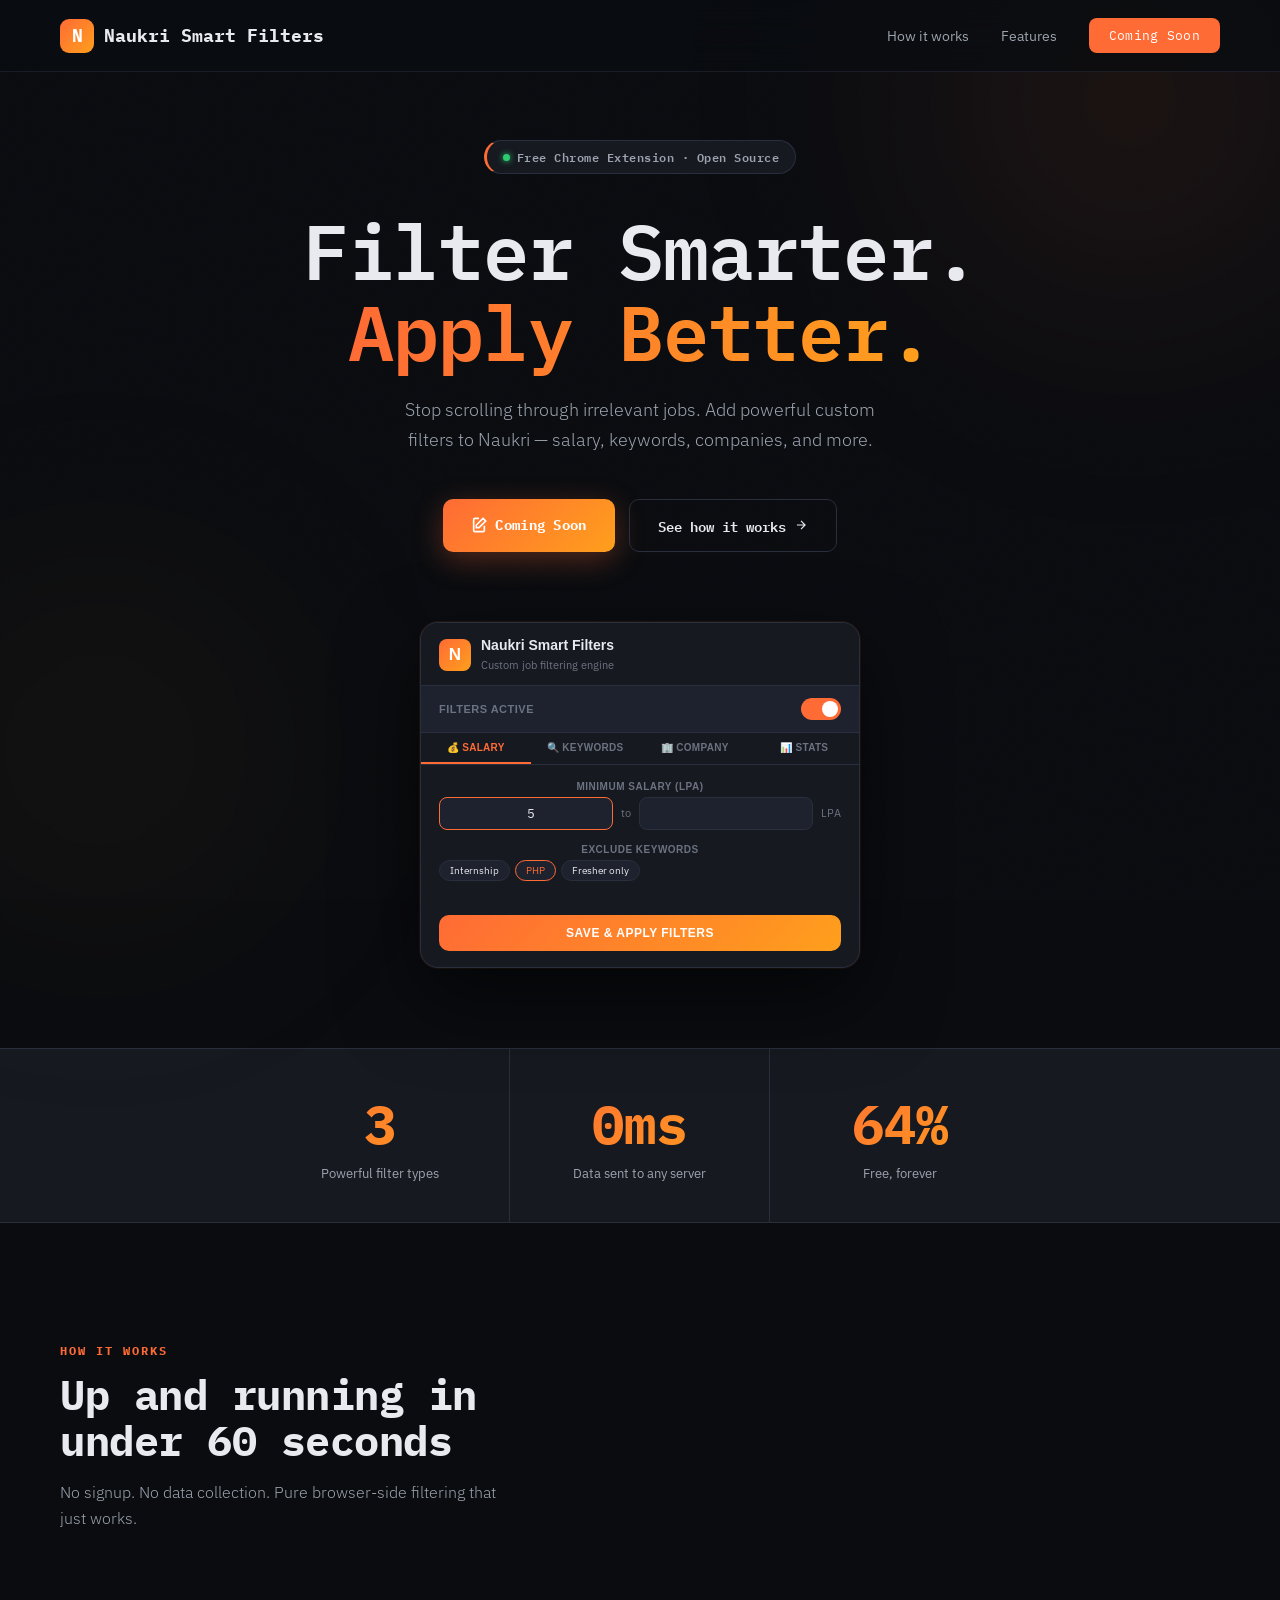
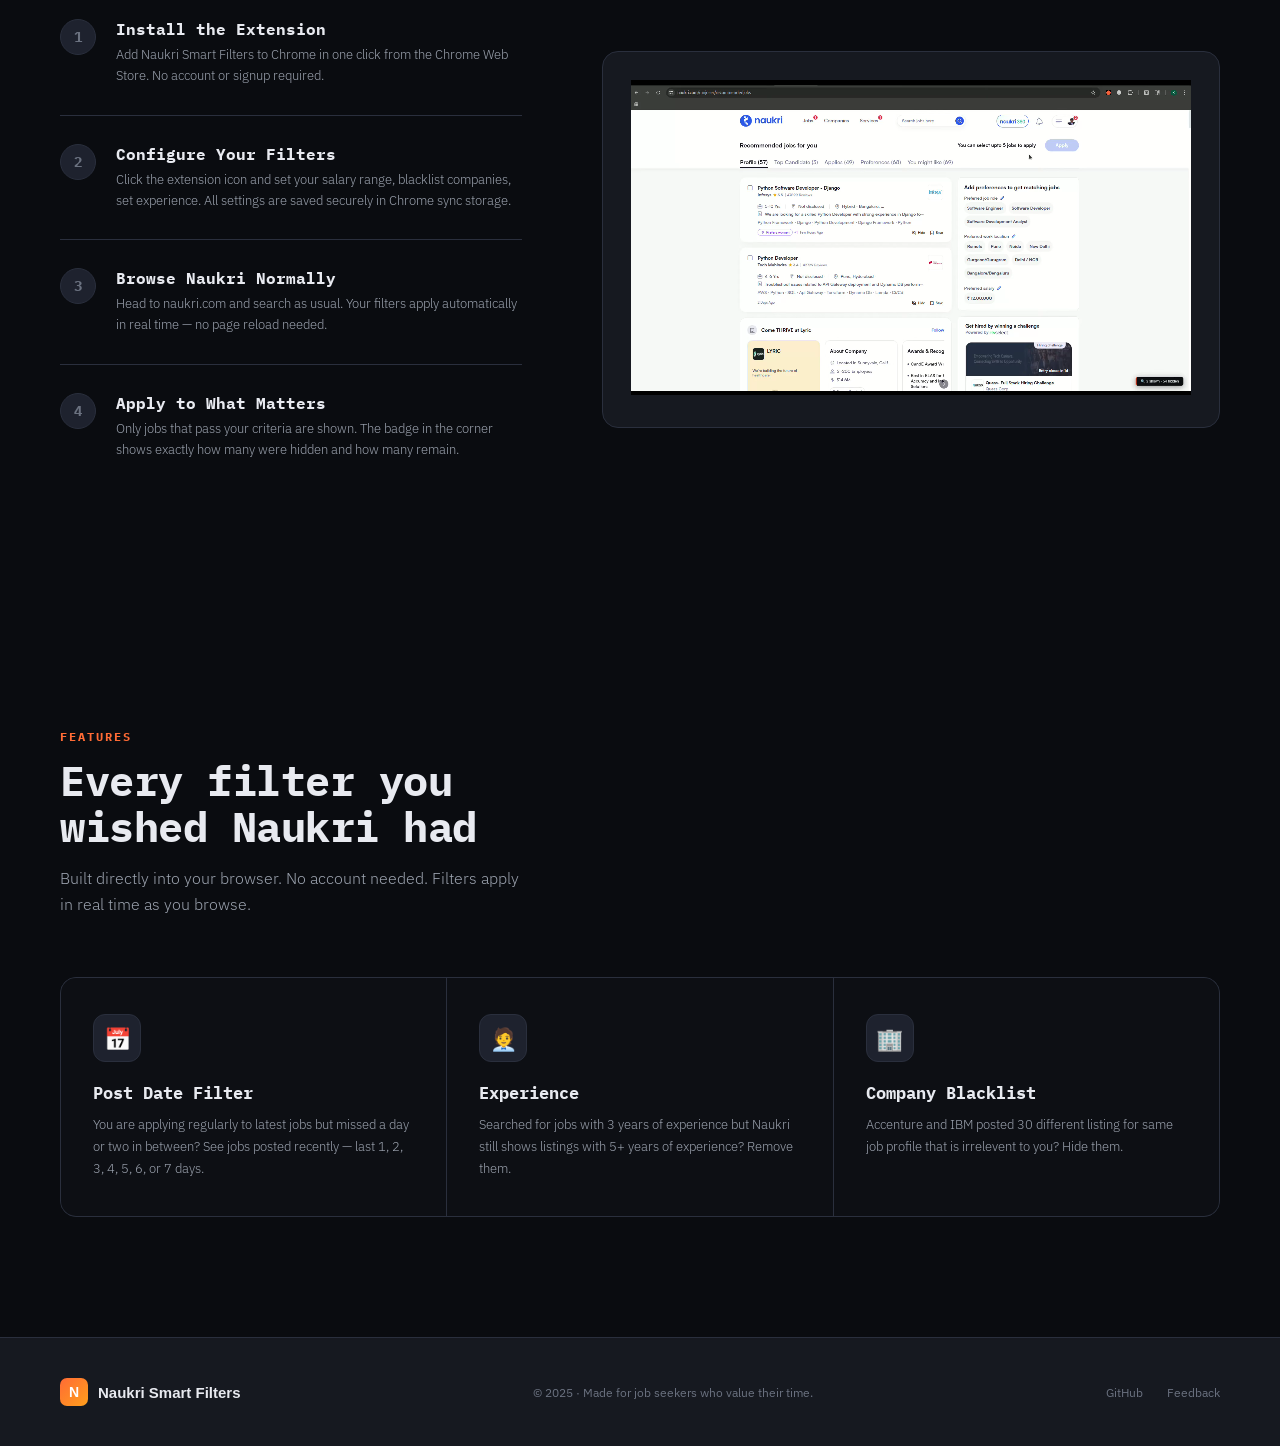
<file: docs/index.html>
<!DOCTYPE html>
<html lang="en">
<head>
  <meta charset="UTF-8" />
  <meta name="viewport" content="width=device-width, initial-scale=1.0"/>
  <title>Naukri Smart Filters — Filter Smarter. Apply Better.</title>
  <link rel="preconnect" href="https://fonts.googleapis.com">
  <link href="https://fonts.googleapis.com/css2?family=IBM+Plex+Sans:ital,wght@0,300;0,400;0,500;0,600;1,300&family=IBM+Plex+Mono:wght@400;500;600&display=swap" rel="stylesheet">
  <style>
    :root {
      --bg: #0a0c10;
      --bg2: #0d0f14;
      --surface: #161920;
      --surface2: #1e222e;
      --border: #2a2f3d;
      --accent: #ff6b35;
      --accent2: #ff9f1c;
      --green: #2ecc71;
      --text: #e8eaf0;
      --muted: #6b7280;
      --muted2: #9ca3af;
    }

    *, *::before, *::after { box-sizing: border-box; margin: 0; padding: 0; }

    html { scroll-behavior: smooth; }

    body {
      background: var(--bg);
      color: var(--text);
      font-family: 'IBM Plex Sans', sans-serif;
      overflow-x: hidden;
      cursor: default;
    }

    /* ── NOISE OVERLAY ── */
    body::before {
      content: '';
      position: fixed; inset: 0; z-index: 0;
      pointer-events: none;
      background-image: url("data:image/svg+xml,%3Csvg viewBox='0 0 256 256' xmlns='http://www.w3.org/2000/svg'%3E%3Cfilter id='noise'%3E%3CfeTurbulence type='fractalNoise' baseFrequency='0.9' numOctaves='4' stitchTiles='stitch'/%3E%3C/filter%3E%3Crect width='100%25' height='100%25' filter='url(%23noise)' opacity='0.04'/%3E%3C/svg%3E");
      background-size: 200px 200px;
      opacity: 0.4;
    }

    /* ── GLOW BG ── */
    .glow-orb {
      position: fixed; border-radius: 50%; filter: blur(120px); pointer-events: none; z-index: 0;
    }
    .glow-orb-1 { width: 600px; height: 600px; top: -200px; right: -150px; background: radial-gradient(circle, rgba(255,107,53,0.12) 0%, transparent 70%); }
    .glow-orb-2 { width: 500px; height: 500px; bottom: -100px; left: -150px; background: radial-gradient(circle, rgba(255,159,28,0.08) 0%, transparent 70%); }

    /* ── NAV ── */
    nav {
      position: fixed; top: 0; left: 0; right: 0; z-index: 100;
      display: flex; align-items: center; justify-content: space-between;
      padding: 18px 60px;
      background: rgba(10,12,16,0.75);
      backdrop-filter: blur(20px);
      border-bottom: 1px solid rgba(42,47,61,0.5);
    }
    .nav-logo {
      display: flex; align-items: center; gap: 10px;
      font-family: 'IBM Plex Mono', monospace; font-weight: 800; font-size: 18px;
    }
    .nav-logo-icon {
      width: 34px; height: 34px;
      background: linear-gradient(135deg, var(--accent), var(--accent2));
      border-radius: 9px;
      display: flex; align-items: center; justify-content: center;
      font-size: 18px; font-weight: 900; color: #fff;
    }
    .nav-links { display: flex; gap: 32px; align-items: center; }
    .nav-links a {
      color: var(--muted2); text-decoration: none; font-size: 14px;
      transition: color .2s; font-weight: 400;
    }
    .nav-links a:hover { color: var(--text); }
    .nav-cta {
      padding: 9px 20px; border-radius: 8px;
      background: var(--accent); color: #fff !important;
      font-family: 'IBM Plex Mono', monospace; font-weight: 700;
      font-size: 13px !important; letter-spacing: 0.3px;
      transition: opacity .2s, transform .15s !important;
    }
    .nav-cta:hover { opacity: .88; transform: translateY(-1px); }

    /* ── SECTIONS ── */
    section { position: relative; z-index: 1; }

    /* ── HERO ── */
    #hero {
      min-height: 100vh;
      display: flex; flex-direction: column;
      align-items: center; justify-content: center;
      text-align: center;
      padding: 140px 24px 80px;
    }

    .hero-badge {
      display: inline-flex; align-items: center; gap: 7px;
      background: var(--surface); border: 1px solid var(--border);
      border-left: 3px solid var(--accent);
      border-radius: 100px; padding: 6px 16px;
      font-size: 12px; color: var(--muted2);
      font-family: 'IBM Plex Mono', monospace; font-weight: 600; letter-spacing: 0.5px;
      margin-bottom: 36px;
      opacity: 0; animation: fadeUp .6s .2s ease forwards;
    }
    .hero-badge-dot { width: 7px; height: 7px; border-radius: 50%; background: var(--green); box-shadow: 0 0 6px var(--green); animation: pulse 2s infinite; }
    @keyframes pulse { 0%,100%{ opacity:1; } 50%{ opacity:0.4; } }

    h1 {
      font-family: 'IBM Plex Mono', monospace;
      font-size: clamp(42px, 6vw, 78px);
      font-weight: 600;
      line-height: 1.05;
      letter-spacing: -1px;
      max-width: 820px;
      opacity: 0; animation: fadeUp .7s .35s ease forwards;
    }
    h1 em {
      font-style: normal;
      background: linear-gradient(90deg, var(--accent), var(--accent2));
      -webkit-background-clip: text; -webkit-text-fill-color: transparent;
      background-clip: text;
    }

    .hero-sub {
      margin-top: 24px;
      font-size: 18px; font-weight: 300;
      color: var(--muted2); max-width: 500px; line-height: 1.65;
      opacity: 0; animation: fadeUp .7s .5s ease forwards;
    }

    .hero-actions {
      display: flex; gap: 14px; margin-top: 44px; flex-wrap: wrap; justify-content: center;
      opacity: 0; animation: fadeUp .7s .65s ease forwards;
    }
    .btn-primary {
      display: inline-flex; align-items: center; gap: 8px;
      padding: 14px 28px; border-radius: 10px;
      background: linear-gradient(135deg, var(--accent), var(--accent2));
      color: #fff; font-family: 'IBM Plex Mono', monospace;
      font-weight: 700; font-size: 14px; letter-spacing: 0.3px;
      text-decoration: none; cursor: pointer; border: none;
      transition: transform .2s, box-shadow .2s;
      box-shadow: 0 8px 30px rgba(255,107,53,0.3);
    }
    .btn-primary:hover { transform: translateY(-2px); box-shadow: 0 12px 40px rgba(255,107,53,0.4); }
    .btn-ghost {
      display: inline-flex; align-items: center; gap: 8px;
      padding: 14px 28px; border-radius: 10px;
      background: transparent; border: 1px solid var(--border);
      color: var(--text); font-family: 'IBM Plex Mono', monospace;
      font-weight: 600; font-size: 14px;
      text-decoration: none; cursor: pointer;
      transition: border-color .2s, background .2s;
    }
    .btn-ghost:hover { border-color: var(--accent); background: rgba(255,107,53,0.05); }

    @keyframes fadeUp {
      from { opacity: 0; transform: translateY(24px); }
      to   { opacity: 1; transform: translateY(0); }
    }

    /* ── EXTENSION MOCKUP ── */
    .hero-mockup-wrap {
      margin-top: 70px; width: 100%; max-width: 440px;
      opacity: 0; animation: fadeUp .8s .8s ease forwards;
    }

    .mockup-shell {
      background: var(--surface);
      border: 1px solid var(--border);
      border-radius: 18px;
      overflow: hidden;
      box-shadow: 0 30px 80px rgba(0,0,0,0.6), 0 0 0 1px rgba(255,107,53,0.1);
    }

    .mockup-header {
      background: var(--surface);
      border-bottom: 1px solid var(--border);
      padding: 14px 18px 12px;
      display: flex; align-items: center; gap: 10px;
    }
    .mockup-logo { width: 32px; height: 32px; background: linear-gradient(135deg,var(--accent),var(--accent2)); border-radius: 8px; display: flex; align-items:center; justify-content:center; font-size:17px; font-weight:800; color:#fff; font-family:'Syne',sans-serif; }
    .mockup-header-text h3 { font-family:'Syne',sans-serif; font-size:14px; font-weight:800; }
    .mockup-header-text span { font-size:11px; color:var(--muted); }

    .mockup-toggle {
      display:flex; align-items:center; justify-content:space-between;
      padding:12px 18px; background:var(--surface2); border-bottom:1px solid var(--border);
    }
    .mockup-toggle-label { font-size:11px; color:var(--muted); font-family:'Syne',sans-serif; font-weight:600; letter-spacing:0.5px; text-transform:uppercase; }
    .toggle-pill { width:40px; height:22px; background:var(--accent); border-radius:22px; position:relative; }
    .toggle-pill::after { content:''; position:absolute; width:16px; height:16px; background:#fff; border-radius:50%; top:3px; left:21px; }

    .mockup-tabs { display:flex; border-bottom:1px solid var(--border); }
    .mockup-tab { flex:1; padding:9px 4px; text-align:center; font-size:10px; font-family:'Syne',sans-serif; font-weight:600; color:var(--muted); text-transform:uppercase; letter-spacing:0.3px; border-bottom:2px solid transparent; }
    .mockup-tab.on { color:var(--accent); border-color:var(--accent); }

    .mockup-body { padding: 16px 18px; }
    .mockup-field { margin-bottom: 14px; }
    .mockup-label { font-size:10px; font-family:'Syne',sans-serif; font-weight:600; color:var(--muted); text-transform:uppercase; letter-spacing:0.5px; margin-bottom:5px; }
    .mockup-row { display:flex; gap:8px; align-items:center; }
    .mockup-input { flex:1; background:var(--surface2); border:1px solid var(--border); border-radius:8px; height:33px; }
    .mockup-input.filled { border-color:var(--accent); position:relative; overflow:hidden; }
    .mockup-input.filled::after { content:'5'; display:flex; align-items:center; justify-content:center; height:100%; font-size:13px; color:var(--text); padding-left:10px; }
    .mockup-sep { color:var(--muted); font-size:11px; }
    .mockup-tag-list { display:flex; flex-wrap:wrap; gap:5px; }
    .mockup-tag { background:var(--surface2); border:1px solid var(--border); border-radius:20px; padding:3px 10px; font-size:10px; color:var(--text); }
    .mockup-tag.accent { border-color:var(--accent); color:var(--accent); }

    .mockup-save {
      display:block; width: calc(100% - 36px); margin: 4px 18px 16px;
      padding:11px; border-radius:10px;
      background:linear-gradient(135deg,var(--accent),var(--accent2));
      text-align:center; font-family:'Syne',sans-serif; font-weight:700;
      font-size:12px; color:#fff; letter-spacing:0.5px; text-transform:uppercase;
    }

    /* ── STATS STRIP ── */
    .stats-strip {
      display: flex; justify-content: center; gap: 0;
      border-top: 1px solid var(--border); border-bottom: 1px solid var(--border);
      background: var(--surface);
    }
    .stat-item {
      flex: 1; max-width: 260px; text-align: center; padding: 40px 20px;
      border-right: 1px solid var(--border);
    }
    .stat-item:last-child { border-right: none; }
    .stat-num {
      font-family: 'IBM Plex Mono', monospace; font-weight: 800;
      font-size: clamp(36px, 5vw, 54px);
      background: linear-gradient(135deg, var(--accent), var(--accent2));
      -webkit-background-clip: text; -webkit-text-fill-color: transparent; background-clip: text;
    }
    .stat-desc { margin-top: 6px; color: var(--muted2); font-size: 13px; }

    /* ── FEATURES ── */
    #features { padding: 120px 60px; }
    .section-eyebrow {
      font-family: 'IBM Plex Mono', monospace; font-size: 12px; font-weight: 700;
      color: var(--accent); letter-spacing: 2px; text-transform: uppercase;
      margin-bottom: 14px;
    }
    .section-title {
      font-family: 'IBM Plex Mono', monospace; font-weight: 800;
      font-size: clamp(26px, 3.5vw, 42px); letter-spacing: -0.5px;
      line-height: 1.1; max-width: 560px;
    }
    .section-sub { margin-top: 16px; color: var(--muted2); font-size: 16px; line-height: 1.6; max-width: 460px; font-weight: 300; }

    .features-layout {
      display: grid; grid-template-columns: 1fr 1fr 1fr;
      gap: 1px; margin-top: 60px;
      background: var(--border); border: 1px solid var(--border); border-radius: 16px; overflow: hidden;
    }
    .feature-card {
      background: var(--bg2); padding: 36px 32px;
      transition: background .25s;
      position: relative; overflow: hidden;
    }
    .feature-card::before {
      content: ''; position: absolute; top: 0; left: 0; right: 0; height: 2px;
      background: linear-gradient(90deg, var(--accent), var(--accent2));
      opacity: 0; transition: opacity .25s;
    }
    .feature-card:hover { background: var(--surface); }
    .feature-card:hover::before { opacity: 1; }
    .feature-icon {
      width: 48px; height: 48px; border-radius: 12px;
      display: flex; align-items: center; justify-content: center;
      font-size: 22px; margin-bottom: 20px;
      background: var(--surface2); border: 1px solid var(--border);
    }
    .feature-title { font-family: 'IBM Plex Mono', monospace; font-weight: 700; font-size: 17px; margin-bottom: 10px; }
    .feature-desc { color: var(--muted2); font-size: 13px; line-height: 1.7; font-weight: 300; }

    /* ── HOW IT WORKS ── */
    #how { padding: 120px 60px; }
    .how-grid {
      display: grid; grid-template-columns: 1fr 1fr;
      gap: 80px; align-items: center; margin-top: 60px;
    }
    .steps { display: flex; flex-direction: column; gap: 0; }
    .step {
      display: flex; gap: 20px;
      padding: 28px 0; border-bottom: 1px solid var(--border);
      cursor: default;
    }
    .step:last-child { border-bottom: none; }
    .step-num {
      flex-shrink: 0; width: 36px; height: 36px; border-radius: 50%;
      background: var(--surface2); border: 1px solid var(--border);
      display: flex; align-items: center; justify-content: center;
      font-family: 'IBM Plex Mono', monospace; font-weight: 800; font-size: 14px;
      color: var(--muted); transition: all .25s;
    }
    .step:hover .step-num { background: var(--accent); color: #fff; border-color: var(--accent); }
    .step-content h4 { font-family: 'IBM Plex Mono', monospace; font-weight: 700; font-size: 16px; margin-bottom: 6px; }
    .step-content p { color: var(--muted2); font-size: 13px; line-height: 1.6; font-weight: 300; }

    /* visual right side */
    .how-visual {
      background: var(--surface);
      border: 1px solid var(--border); border-radius: 16px;
      padding: 28px; position: relative;
    }
    .job-card-fake {
      background: var(--bg2); border: 1px solid var(--border); border-radius: 12px;
      padding: 16px 18px; margin-bottom: 10px; transition: all .3s;
      position: relative; overflow: hidden;
    }
    .job-card-fake.hidden-card {
      opacity: 0.25; filter: blur(1px);
    }
    .job-card-fake.hidden-card::after {
      content: '🚫 Filtered out'; position: absolute; inset: 0;
      display: flex; align-items: center; justify-content: center;
      font-size: 11px; color: var(--muted); font-family: 'IBM Plex Mono', monospace; font-weight: 700;
      letter-spacing: 0.5px; text-transform: uppercase;
      background: rgba(13,15,20,0.7);
    }
    .jcf-title { font-family:'Syne',sans-serif; font-weight:700; font-size:14px; margin-bottom:4px; }
    .jcf-comp { font-size:12px; color:var(--muted2); margin-bottom:10px; }
    .jcf-tags { display:flex; gap:6px; flex-wrap:wrap; }
    .jcf-tag { font-size:10px; padding:3px 8px; border-radius:20px; border:1px solid var(--border); color:var(--muted); background:var(--surface2); }
    .jcf-tag.salary { border-color: var(--green); color: var(--green); }
    .jcf-tag.exp { border-color: #6366f1; color: #818cf8; }
    .filter-badge {
      background: var(--bg2); border: 1px solid var(--border); border-left: 3px solid var(--accent);
      border-radius: 8px; padding: 8px 14px; font-size: 11px; color: var(--muted2);
      display: inline-flex; gap: 6px; margin-top: 14px; font-family:'IBM Plex Sans',sans-serif;
    }

    /* ── FILTERS DETAIL ── */
    #filters-detail { padding: 120px 60px; }
    .filters-grid {
      display: grid; grid-template-columns: 1fr 1fr;
      gap: 16px; margin-top: 60px;
    }
    .filter-row {
      background: var(--surface); border: 1px solid var(--border); border-radius: 14px;
      padding: 28px; display: flex; gap: 18px; align-items: flex-start;
      transition: border-color .25s;
    }
    .filter-row:hover { border-color: var(--accent); }
    .filter-icon-big { font-size: 28px; flex-shrink:0; }
    .filter-row h4 { font-family:'Syne',sans-serif; font-weight:700; font-size:15px; margin-bottom:6px; }
    .filter-row p { color:var(--muted2); font-size:13px; line-height:1.6; font-weight:300; }
    .filter-row.wide { grid-column: span 2; }

    /* ── TESTIMONIAL / QUOTE ── */
    #quote {
      padding: 100px 60px; text-align: center;
      border-top: 1px solid var(--border); border-bottom: 1px solid var(--border);
      background: var(--surface);
    }
    .big-quote {
      font-family: 'IBM Plex Mono', monospace; font-weight: 800;
      font-size: clamp(22px, 3.5vw, 40px); letter-spacing: -1px;
      line-height: 1.3; max-width: 760px; margin: 0 auto;
      position: relative;
    }
    .big-quote::before {
      content: '"'; position: absolute; top: -40px; left: -20px;
      font-size: 120px; color: var(--accent); opacity: 0.15;
      font-family: Georgia, serif; line-height: 1;
    }
    .big-quote em { font-style: normal; color: var(--accent); }
    .quote-attr { margin-top: 20px; color: var(--muted); font-size: 13px; }

    /* ── CTA ── */
    #cta {
      padding: 140px 60px; text-align: center;
    }
    #cta h2 {
      font-family: 'IBM Plex Mono', monospace;
      font-weight: 600;
      font-size: clamp(42px, 6vw, 78px); letter-spacing: -1px;
      line-height: 1.05; max-width: 760px; margin: 0 auto 20px;
    }
    #cta h2 em { font-style: normal; background: linear-gradient(135deg, var(--accent), var(--accent2)); -webkit-background-clip: text; -webkit-text-fill-color: transparent; background-clip: text; }
    #cta p { color: var(--muted2); font-size: 17px; max-width: 420px; margin: 0 auto 44px; font-weight: 300; line-height: 1.6; }
    .cta-note { margin-top: 20px; font-size: 12px; color: var(--muted); }

    /* ── FOOTER ── */
    footer {
      background: var(--surface);
      border-top: 1px solid var(--border);
      padding: 40px 60px;
      display: flex; align-items: center; justify-content: space-between;
    }
    footer .f-logo { font-family:'Syne',sans-serif; font-weight:800; font-size:15px; display:flex; align-items:center; gap:10px; }
    footer .f-icon { width:28px; height:28px; background:linear-gradient(135deg,var(--accent),var(--accent2)); border-radius:7px; display:flex; align-items:center; justify-content:center; font-size:14px; font-weight:900; color:#fff; }
    footer p { font-size:12px; color:var(--muted); }
    footer .f-links { display:flex; gap:24px; }
    footer .f-links a { font-size:12px; color:var(--muted); text-decoration:none; transition:color .2s; }
    footer .f-links a:hover { color:var(--text); }

    /* ── SCROLL REVEAL ── */
    .reveal {
      opacity: 0; transform: translateY(30px);
      transition: opacity .7s ease, transform .7s ease;
    }
    .reveal.visible { opacity: 1; transform: none; }

    /* ── RESPONSIVE ── */
    @media (max-width: 900px) {
      nav { padding: 16px 24px; }
      .nav-links { display: none; }
      #features, #how, #filters-detail, #cta, #quote { padding: 80px 24px; }
      .features-layout { grid-template-columns: 1fr; }
      .how-grid { grid-template-columns: 1fr; }
      .how-visual { display: none; }
      .filters-grid { grid-template-columns: 1fr; }
      .filter-row.wide { grid-column: span 1; }
      .stats-strip { flex-direction: column; }
      .stat-item { border-right: none; border-bottom: 1px solid var(--border); }
      footer { flex-direction: column; gap: 20px; text-align: center; }
    }

    /* ── ANIMATED COUNTER ── */
    .count { display: inline-block; }
  </style>
</head>
<body>

  <div class="glow-orb glow-orb-1"></div>
  <div class="glow-orb glow-orb-2"></div>

  <!-- NAV -->
  <nav>
    <div class="nav-logo">
      <div class="nav-logo-icon">N</div>
      Naukri Smart Filters
    </div>
    <div class="nav-links">
      <a href="#how">How it works</a>
      <a href="#features">Features</a>
      <!-- <a href="#cta" class="nav-cta">Add to Chrome →</a> -->
      <a href="#" class="nav-cta">Coming Soon</a>
    </div>
  </nav>

  <!-- HERO -->
  <section id="hero">
    <div class="hero-badge">
      <span class="hero-badge-dot"></span>
      Free Chrome Extension · Open Source
    </div>
    <h1>Filter Smarter.<br><em>Apply Better.</em></h1>
    <p class="hero-sub">Stop scrolling through irrelevant jobs. Add powerful custom filters to Naukri — salary, keywords, companies, and more.</p>
    <div class="hero-actions">
      <a href="#" class="btn-primary">
        <svg width="16" height="16" viewBox="0 0 24 24" fill="none" stroke="currentColor" stroke-width="2.5"><path d="M12 2H6a2 2 0 00-2 2v16a2 2 0 002 2h12a2 2 0 002-2v-7"/><path d="M18 2l4 4-10 10H8v-4L18 2z"/></svg>
        <!-- Add to Chrome — It's Free -->
        Coming Soon
      </a>
      <a href="#how" class="btn-ghost">
        See how it works
        <svg width="14" height="14" viewBox="0 0 24 24" fill="none" stroke="currentColor" stroke-width="2"><path d="M5 12h14M12 5l7 7-7 7"/></svg>
      </a>
    </div>

    <!-- EXTENSION MOCKUP -->
    <div class="hero-mockup-wrap">
      <div class="mockup-shell">
        <div class="mockup-header">
          <div class="mockup-logo">N</div>
          <div class="mockup-header-text">
            <h3>Naukri Smart Filters</h3>
            <span>Custom job filtering engine</span>
          </div>
        </div>
        <div class="mockup-toggle">
          <span class="mockup-toggle-label">Filters Active</span>
          <div class="toggle-pill"></div>
        </div>
        <div class="mockup-tabs">
          <div class="mockup-tab on">💰 Salary</div>
          <div class="mockup-tab">🔍 Keywords</div>
          <div class="mockup-tab">🏢 Company</div>
          <div class="mockup-tab">📊 Stats</div>
        </div>
        <div class="mockup-body">
          <div class="mockup-field">
            <div class="mockup-label">Minimum Salary (LPA)</div>
            <div class="mockup-row">
              <div class="mockup-input filled"></div>
              <span class="mockup-sep">to</span>
              <div class="mockup-input"></div>
              <span class="mockup-sep">LPA</span>
            </div>
          </div>
          <div class="mockup-field">
            <div class="mockup-label">Exclude Keywords</div>
            <div class="mockup-tag-list">
              <span class="mockup-tag">Internship</span>
              <span class="mockup-tag accent">PHP</span>
              <span class="mockup-tag">Fresher only</span>
            </div>
          </div>
        </div>
        <div class="mockup-save">Save &amp; Apply Filters</div>
      </div>
    </div>
  </section>

  <!-- STATS -->
  <div class="stats-strip reveal">
    <div class="stat-item">
      <div class="stat-num"><span class="count" data-target="3">0</span></div>
      <div class="stat-desc">Powerful filter types</div>
    </div>
    <div class="stat-item">
      <div class="stat-num"><span class="count" data-target="0">0</span>ms</div>
      <div class="stat-desc">Data sent to any server</div>
    </div>
    <div class="stat-item">
      <div class="stat-num"><span class="count" data-target="100">0</span>%</div>
      <div class="stat-desc">Free, forever</div>
    </div>
  </div>

  <!-- HOW IT WORKS -->
  <section id="how">
    <div class="reveal">
      <div class="section-eyebrow">How it works</div>
      <h2 class="section-title">Up and running in under 60 seconds</h2>
      <p class="section-sub">No signup. No data collection. Pure browser-side filtering that just works.</p>
    </div>
    <div class="how-grid">
      <div class="steps reveal">
        <div class="step">
          <div class="step-num">1</div>
          <div class="step-content">
            <h4>Install the Extension</h4>
            <p>Add Naukri Smart Filters to Chrome in one click from the Chrome Web Store. No account or signup required.</p>
          </div>
        </div>
        <div class="step">
          <div class="step-num">2</div>
          <div class="step-content">
            <h4>Configure Your Filters</h4>
            <p>Click the extension icon and set your salary range, blacklist companies, set experience. All settings are saved securely in Chrome sync storage.</p>
          </div>
        </div>
        <div class="step">
          <div class="step-num">3</div>
          <div class="step-content">
            <h4>Browse Naukri Normally</h4>
            <p>Head to naukri.com and search as usual. Your filters apply automatically in real time — no page reload needed.</p>
          </div>
        </div>
        <div class="step">
          <div class="step-num">4</div>
          <div class="step-content">
            <h4>Apply to What Matters</h4>
            <p>Only jobs that pass your criteria are shown. The badge in the corner shows exactly how many were hidden and how many remain.</p>
          </div>
        </div>
      </div>

      <div class="how-visual reveal">
        <!-- <iframe width="560" height="315" src="https://www.youtube.com/embed?v=rnP3ErVQgGY" frameborder="0" allow="accelerometer; autoplay; clipboard-write; encrypted-media; gyroscope; picture-in-picture" allowfullscreen></iframe> -->
        <iframe width="560" height="315" src="naukri_ext.webm" frameborder="0" allow="accelerometer; autoplay; clipboard-write; encrypted-media; gyroscope; picture-in-picture" allowfullscreen></iframe>
      </div>
    <!--   <div class="how-visual reveal"> -->
    <!--     <div class="jcf-title" style="margin-bottom:14px;font-family:'Syne',sans-serif;font-weight:700;font-size:12px;color:var(--muted);letter-spacing:0.5px;text-transform:uppercase;">Live job results</div> -->
    <!--     <div class="job-card-fake"> -->
    <!--       <div class="jcf-title">Senior Frontend Engineer</div> -->
    <!--       <div class="jcf-comp">Zomato · Gurugram</div> -->
    <!--       <div class="jcf-tags"> -->
    <!--         <span class="jcf-tag salary">₹22–30 LPA</span> -->
    <!--         <span class="jcf-tag exp">4–7 yrs</span> -->
    <!--         <span class="jcf-tag">React, TypeScript</span> -->
    <!--         <span class="jcf-tag">Today</span> -->
    <!--       </div> -->
    <!--     </div> -->
    <!--     <div class="job-card-fake hidden-card"> -->
    <!--       <div class="jcf-title">PHP Developer</div> -->
    <!--       <div class="jcf-comp">Acme Corp · Noida</div> -->
    <!--       <div class="jcf-tags"> -->
    <!--         <span class="jcf-tag">Not Disclosed</span> -->
    <!--         <span class="jcf-tag exp">0–2 yrs</span> -->
    <!--         <span class="jcf-tag">PHP, Laravel</span> -->
    <!--       </div> -->
    <!--     </div> -->
    <!--     <div class="job-card-fake"> -->
    <!--       <div class="jcf-title">Full Stack Developer</div> -->
    <!--       <div class="jcf-comp">Razorpay · Bangalore</div> -->
    <!--       <div class="jcf-tags"> -->
    <!--         <span class="jcf-tag salary">₹18–28 LPA</span> -->
    <!--         <span class="jcf-tag exp">3–6 yrs</span> -->
    <!--         <span class="jcf-tag">Node.js, React</span> -->
    <!--         <span class="jcf-tag">2 days ago</span> -->
    <!--       </div> -->
    <!--     </div> -->
    <!--     <div class="job-card-fake hidden-card"> -->
    <!--       <div class="jcf-title">Java Intern</div> -->
    <!--       <div class="jcf-comp">TechCo · Delhi</div> -->
    <!--       <div class="jcf-tags"> -->
    <!--         <span class="jcf-tag">₹3 LPA</span> -->
    <!--         <span class="jcf-tag">Internship</span> -->
    <!--       </div> -->
    <!--     </div> -->
    <!--     <div class="filter-badge">🔍 2 shown &nbsp;·&nbsp; 2 hidden</div> -->
    <!--   </div> -->
    <!-- </div> -->
  </section>

  <!-- FEATURES -->
  <section id="features">
    <div class="reveal">
      <div class="section-eyebrow">Features</div>
      <h2 class="section-title">Every filter you wished Naukri had</h2>
      <p class="section-sub">Built directly into your browser. No account needed. Filters apply in real time as you browse.</p>
    </div>
    <div class="features-layout reveal">
      <div class="feature-card">
        <div class="feature-icon">📅</div>
        <div class="feature-title">Post Date Filter</div>
        <div class="feature-desc">You are applying regularly to latest jobs but missed a day or two in between? See jobs posted recently — last 1, 2, 3, 4, 5, 6, or 7 days.</div>
      </div>
      <div class="feature-card">
        <div class="feature-icon">🧑‍💼</div>
        <div class="feature-title">Experience</div>
        <div class="feature-desc">Searched for jobs with 3 years of experience but Naukri still shows listings with 5+ years of experience? Remove them.</div>
      </div>
      <div class="feature-card">
        <div class="feature-icon">🏢</div>
        <div class="feature-title">Company Blacklist</div>
        <div class="feature-desc">Accenture and IBM posted 30 different listing for same job profile that is irrelevent to you? Hide them.</div>
      </div>
    <!--   <div class="feature-card"> -->
    <!--     <div class="feature-icon">📊</div> -->
    <!--     <div class="feature-title">Live Stats Dashboard</div> -->
    <!--     <div class="feature-desc">See at a glance how many jobs are visible, how many are filtered out, your total, and the filter rate — updated live as you browse Naukri.</div> -->
    <!--   </div> -->
    </div>
  </section>

  <!-- QUOTE -->
  <!-- <section id="quote"> -->
  <!--   <p class="big-quote reveal"> -->
  <!--     "I was spending <em>two hours a day</em> scrolling past garbage listings. This extension gave me those hours back." -->
  <!--   </p> -->
  <!--   <p class="quote-attr reveal">— A software engineer tired of irrelevant results</p> -->
  <!-- </section> -->

  <!-- FOOTER -->
  <footer>
    <div class="f-logo">
      <div class="f-icon">N</div>
      Naukri Smart Filters
    </div>
    <p>© 2025 · Made for job seekers who value their time.</p>
    <div class="f-links">
      <a href="https://github.com/professor91/naukri-extension">GitHub</a>
      <a href="mailto:keshavsaini1820@gmail.com">Feedback</a>
    </div>
  </footer>

  <script>
    // Scroll reveal
    const reveals = document.querySelectorAll('.reveal');
    const io = new IntersectionObserver((entries) => {
      entries.forEach(e => { if (e.isIntersecting) { e.target.classList.add('visible'); io.unobserve(e.target); } });
    }, { threshold: 0.1 });
    reveals.forEach(el => io.observe(el));

    // Animated counters
    function animateCount(el) {
      const target = parseInt(el.dataset.target);
      const suffix = el.parentElement.textContent.replace(/[\d]/g, '').trim();
      let current = 0;
      const step = Math.max(1, Math.floor(target / 40));
      const interval = setInterval(() => {
        current = Math.min(current + step, target);
        el.textContent = current;
        if (current >= target) clearInterval(interval);
      }, 30);
    }

    const countEls = document.querySelectorAll('.count');
    const countIO = new IntersectionObserver((entries) => {
      entries.forEach(e => {
        if (e.isIntersecting) { animateCount(e.target); countIO.unobserve(e.target); }
      });
    }, { threshold: 0.5 });
    countEls.forEach(el => countIO.observe(el));
  </script>
</body>
</html>
</file>
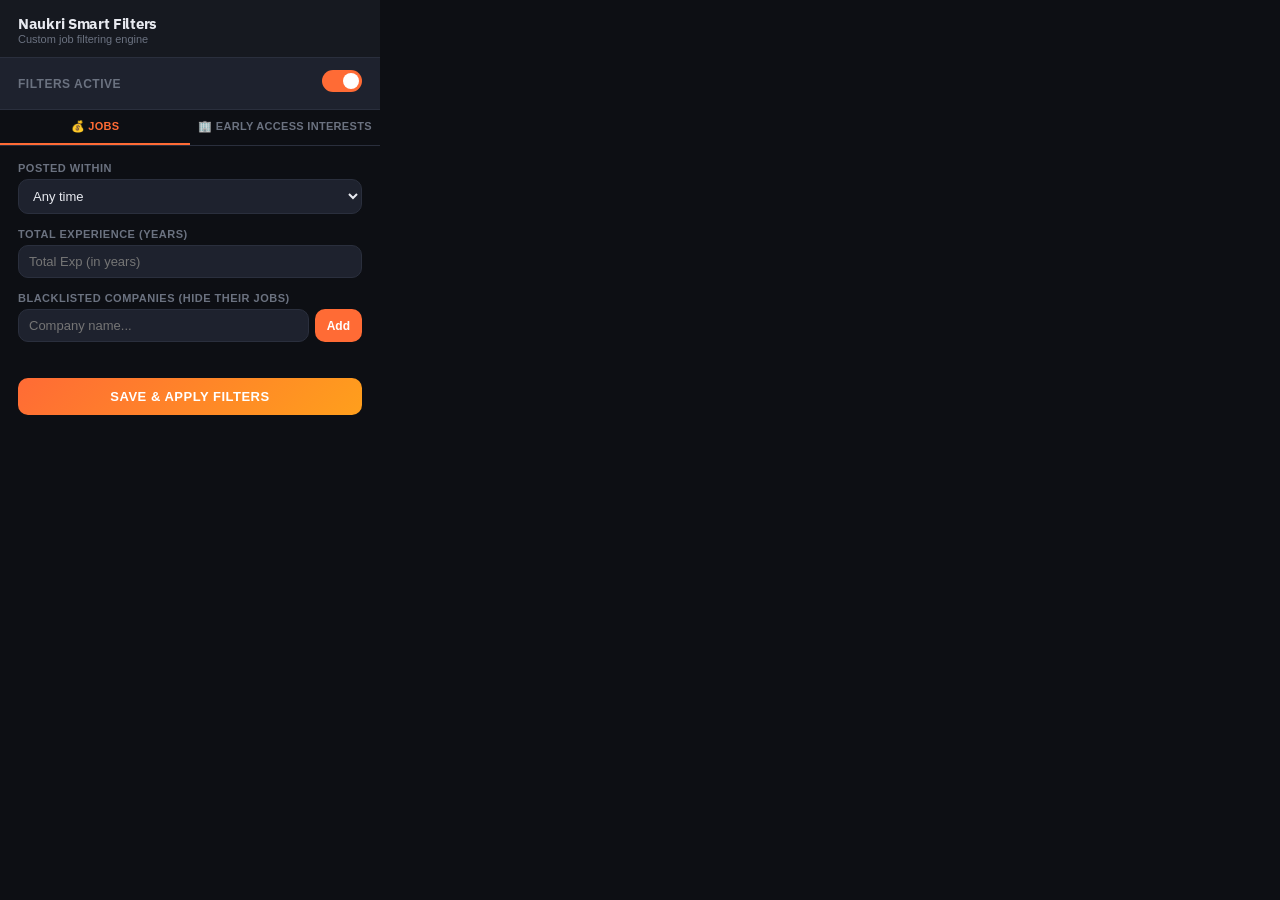
<file: popup.html>
<!DOCTYPE html>
<html lang="en">
<head>
  <meta charset="UTF-8" />
  <meta name="viewport" content="width=device-width, initial-scale=1.0"/>
  <title>Naukri Smart Filters</title>
  <link rel="preconnect" href="https://fonts.googleapis.com">
  <link href="https://fonts.googleapis.com/css2?family=IBM+Plex+Sans:ital,wght@0,300;0,400;0,500;0,600;1,300&family=IBM+Plex+Mono:wght@400;500;600&display=swap" rel="stylesheet">
  <style>
    :root {
      --bg: #0d0f14;
      --surface: #161920;
      --surface2: #1e222e;
      --border: #2a2f3d;
      --accent: #ff6b35;
      --accent2: #ff9f1c;
      --green: #2ecc71;
      --red: #e74c3c;
      --text: #e8eaf0;
      --muted: #6b7280;
      --radius: 10px;
    }
    * { box-sizing: border-box; margin: 0; padding: 0; }
    body {
      width: 380px;
      min-height: 520px;
      background: var(--bg);
      color: var(--text);
      font-family: 'DM Sans', sans-serif;
      font-size: 13px;
    }
    header {
      background: var(--surface);
      border-bottom: 1px solid var(--border);
      padding: 14px 18px 12px;
      display: flex;
      align-items: center;
      gap: 10px;
    }
    .logo {
      width: 32px; height: 32px;
      background: linear-gradient(135deg, var(--accent), var(--accent2));
      border-radius: 8px;
      display: flex; align-items: center; justify-content: center;
      font-size: 17px; font-weight: 800;
      color: #fff;
      font-family: 'IBM Plex Sans', sans-serif;
    }
    header h1 {
      font-family: 'IBM Plex Sans', sans-serif;
      font-size: 15px; font-weight: 800;
      letter-spacing: -0.3px;
    }
    header span { font-size: 11px; color: var(--muted); display: block; }
    .toggle-bar {
      display: flex; align-items: center; justify-content: space-between;
      padding: 12px 18px;
      background: var(--surface2);
      border-bottom: 1px solid var(--border);
    }
    .toggle-label { font-size: 12px; color: var(--muted); font-family: 'DM Sans', sans-serif; font-weight: 600; letter-spacing: 0.5px; text-transform: uppercase; }
    .toggle {
      position: relative; width: 40px; height: 22px;
    }
    .toggle input { opacity: 0; width: 0; height: 0; }
    .slider {
      position: absolute; inset: 0; cursor: pointer;
      background: var(--border); border-radius: 22px;
      transition: .3s;
    }
    .slider:before {
      content: ''; position: absolute;
      height: 16px; width: 16px;
      left: 3px; bottom: 3px;
      background: white; border-radius: 50%;
      transition: .3s;
    }
    input:checked + .slider { background: var(--accent); }
    input:checked + .slider:before { transform: translateX(18px); }

    .tabs {
      display: flex; border-bottom: 1px solid var(--border);
    }
    .tab {
      flex: 1; padding: 10px 6px;
      text-align: center; font-size: 11px;
      font-family: 'DM Sans', sans-serif;
      font-weight: 600;
      color: var(--muted); cursor: pointer;
      border-bottom: 2px solid transparent;
      transition: all .2s; letter-spacing: 0.3px;
      text-transform: uppercase;
    }
    .tab.active { color: var(--accent); border-color: var(--accent); }
    .tab:hover:not(.active) { color: var(--text); }

    .panel { display: none; padding: 16px 18px; }
    .panel.active { display: block; }

    .field-group { margin-bottom: 14px; }
    label { display: block; font-size: 11px; font-family: 'DM Sans', sans-serif; font-weight: 600; color: var(--muted); margin-bottom: 5px; text-transform: uppercase; letter-spacing: 0.5px; }
    input[type="text"], input[type="number"], textarea, select {
      width: 100%; padding: 8px 10px;
      background: var(--surface2); border: 1px solid var(--border);
      border-radius: var(--radius); color: var(--text);
      font-family: 'DM Sans', sans-serif; font-size: 13px;
      outline: none; transition: border .2s;
    }
    input:focus, textarea:focus, select:focus { border-color: var(--accent); }
    textarea { resize: vertical; min-height: 70px; }

    .range-row { display: flex; gap: 8px; align-items: center; }
    .range-row input { flex: 1; }
    .range-row span { color: var(--muted); font-size: 12px; }

    .tag-list { display: flex; flex-wrap: wrap; gap: 5px; margin-top: 6px; }
    .tag {
      display: inline-flex; align-items: center; gap: 4px;
      background: var(--surface2); border: 1px solid var(--border);
      border-radius: 20px; padding: 3px 9px; font-size: 11px;
    }
    .tag .remove {
      cursor: pointer; color: var(--muted); font-size: 13px;
      line-height: 1; transition: color .15s;
    }
    .tag .remove:hover { color: var(--red); }
    .tag-input-row { display: flex; gap: 6px; }
    .tag-input-row input { flex: 1; }
    .btn-sm {
      padding: 7px 12px; border-radius: var(--radius);
      background: var(--accent); color: #fff;
      border: none; cursor: pointer; font-size: 12px;
      font-family: 'DM Sans', sans-serif; font-weight: 700;
      white-space: nowrap; transition: opacity .2s;
    }
    .btn-sm:hover { opacity: .85; }
    .btn-sm.secondary { background: var(--surface2); border: 1px solid var(--border); color: var(--text); }

    .save-btn {
      display: block; width: calc(100% - 36px); margin: 0 18px 16px;
      padding: 11px; border-radius: var(--radius);
      background: linear-gradient(135deg, var(--accent), var(--accent2));
      color: #fff; border: none; cursor: pointer;
      font-size: 13px; font-family: 'DM Sans', sans-serif; font-weight: 700;
      letter-spacing: 0.5px; text-transform: uppercase;
      transition: opacity .2s, transform .1s;
    }
    .save-btn:hover { opacity: .9; transform: translateY(-1px); }
    .save-btn:active { transform: translateY(0); }

    .stats-grid {
      display: grid; grid-template-columns: 1fr 1fr;
      gap: 10px; margin-bottom: 14px;
    }
    .stat-card {
      background: var(--surface2); border: 1px solid var(--border);
      border-radius: var(--radius); padding: 12px;
      text-align: center;
    }
    .stat-card .num { font-size: 22px; font-family: 'DM Sans', sans-serif; font-weight: 800; }
    .stat-card .lbl { font-size: 10px; color: var(--muted); margin-top: 2px; text-transform: uppercase; letter-spacing: 0.5px; }
    .num.green { color: var(--green); }
    .num.red { color: var(--red); }
    .num.orange { color: var(--accent); }

    .info-box {
      background: var(--surface2); border: 1px solid var(--border);
      border-left: 3px solid var(--accent);
      border-radius: var(--radius); padding: 10px 12px;
      font-size: 12px; color: var(--muted); line-height: 1.6;
    }
    .toast {
      position: fixed; bottom: 12px; left: 50%; transform: translateX(-50%);
      background: var(--green); color: #fff; padding: 8px 18px;
      border-radius: 20px; font-size: 12px; font-family: 'DM Sans', sans-serif;
      font-weight: 700; letter-spacing: 0.5px;
      opacity: 0; transition: opacity .3s; pointer-events: none;
    }
    .toast.show { opacity: 1; }

    .divider { border: none; border-top: 1px solid var(--border); margin: 12px 0; }

    .checkbox-row {
      display: flex; align-items: center; gap: 8px;
      margin-bottom: 8px; cursor: pointer;
    }
    .checkbox-row input[type="checkbox"] {
      width: 15px; height: 15px; accent-color: var(--accent); cursor: pointer;
    }
    .checkbox-row span { font-size: 12px; }
  </style>
</head>
<body>
  <header>
    <div>
      <!-- <span class='logo'>N</span> -->
      <h1>Naukri Smart Filters</h1>
      <span>Custom job filtering engine</span>
    </div>
  </header>

  <div class="toggle-bar">
    <span class="toggle-label">Filters Active</span>
    <label class="toggle">
      <input type="checkbox" id="masterToggle" checked>
      <span class="slider"></span>
    </label>
  </div>

  <div class="tabs">
    <div class="tab active" data-tab="jobs">💰 Jobs</div>
    <div class="tab" data-tab="interests">🏢 Early Access Interests</div>
  </div>

  <!-- JOBS PANEL -->
  <div class="panel active" id="panel-jobs">
    <div class="field-group">
      <label>Posted Within</label>
      <select id="postedWithin">
        <option value="">Any time</option>
        <option value="1">Last 1 day</option>
        <option value="3">Last 3 days</option>
        <option value="7">Last 7 days</option>
        <option value="15">Last 15 days</option>
        <option value="30">Last 30 days</option>
      </select>
    </div>
    <div class="field-group">
      <label>Total Experience (Years)</label>
      <input type="number" id="totalExp" placeholder="Total Exp (in years)" min="0" max="50" />
    </div>
    <!-- <div class="field-group"> -->
    <!--   <label>Expected Salary (LPA)</label> -->
    <!--   <input type="number" id="expSalary" placeholder="Expected Salary (in LPA)" min="0" max="200" /> -->
    <!-- </div> -->
    <div class="field-group">
      <label>Blacklisted Companies (hide their jobs)</label>
      <div class="tag-input-row">
        <input type="text" id="blacklistInput" placeholder="Company name..." />
        <button class="btn-sm" id="addBlacklist">Add</button>
      </div>
      <div class="tag-list" id="blacklistTags"></div>
    </div>
  </div>

  <!-- EARLY ACCESS INTERESTS PANEL -->
  <div class="panel" id="panel-interests">
    <div class="stats-grid">
      <div class="stat-card">
        <div class="num green" id="visibleCount">–</div>
        <div class="lbl">Visible Jobs</div>
      </div>
      <div class="stat-card">
        <div class="num red" id="hiddenCount">–</div>
        <div class="lbl">Filtered Out</div>
      </div>
      <div class="stat-card">
        <div class="num orange" id="totalCount">–</div>
        <div class="lbl">Total Found</div>
      </div>
      <div class="stat-card">
        <div class="num" id="filterRatio" style="color:var(--accent2)">–</div>
        <div class="lbl">Filter Rate</div>
      </div>
    </div>
    <div class="info-box">
      Filters apply automatically as you browse Naukri. Refresh the page after saving filters to re-apply them to current results.
    </div>
    <hr class="divider"/>
    <button class="btn-sm secondary" id="resetStats" style="width:100%;margin-bottom:8px">Reset Stats</button>
    <button class="btn-sm secondary" id="clearAll" style="width:100%">Clear All Filters</button>
  </div>

  <button class="save-btn" id="saveBtn">Save & Apply Filters</button>
  <div class="toast" id="toast">✓ Filters saved!</div>

  <script src="popup.js"></script>
</body>
</html>
</file>
